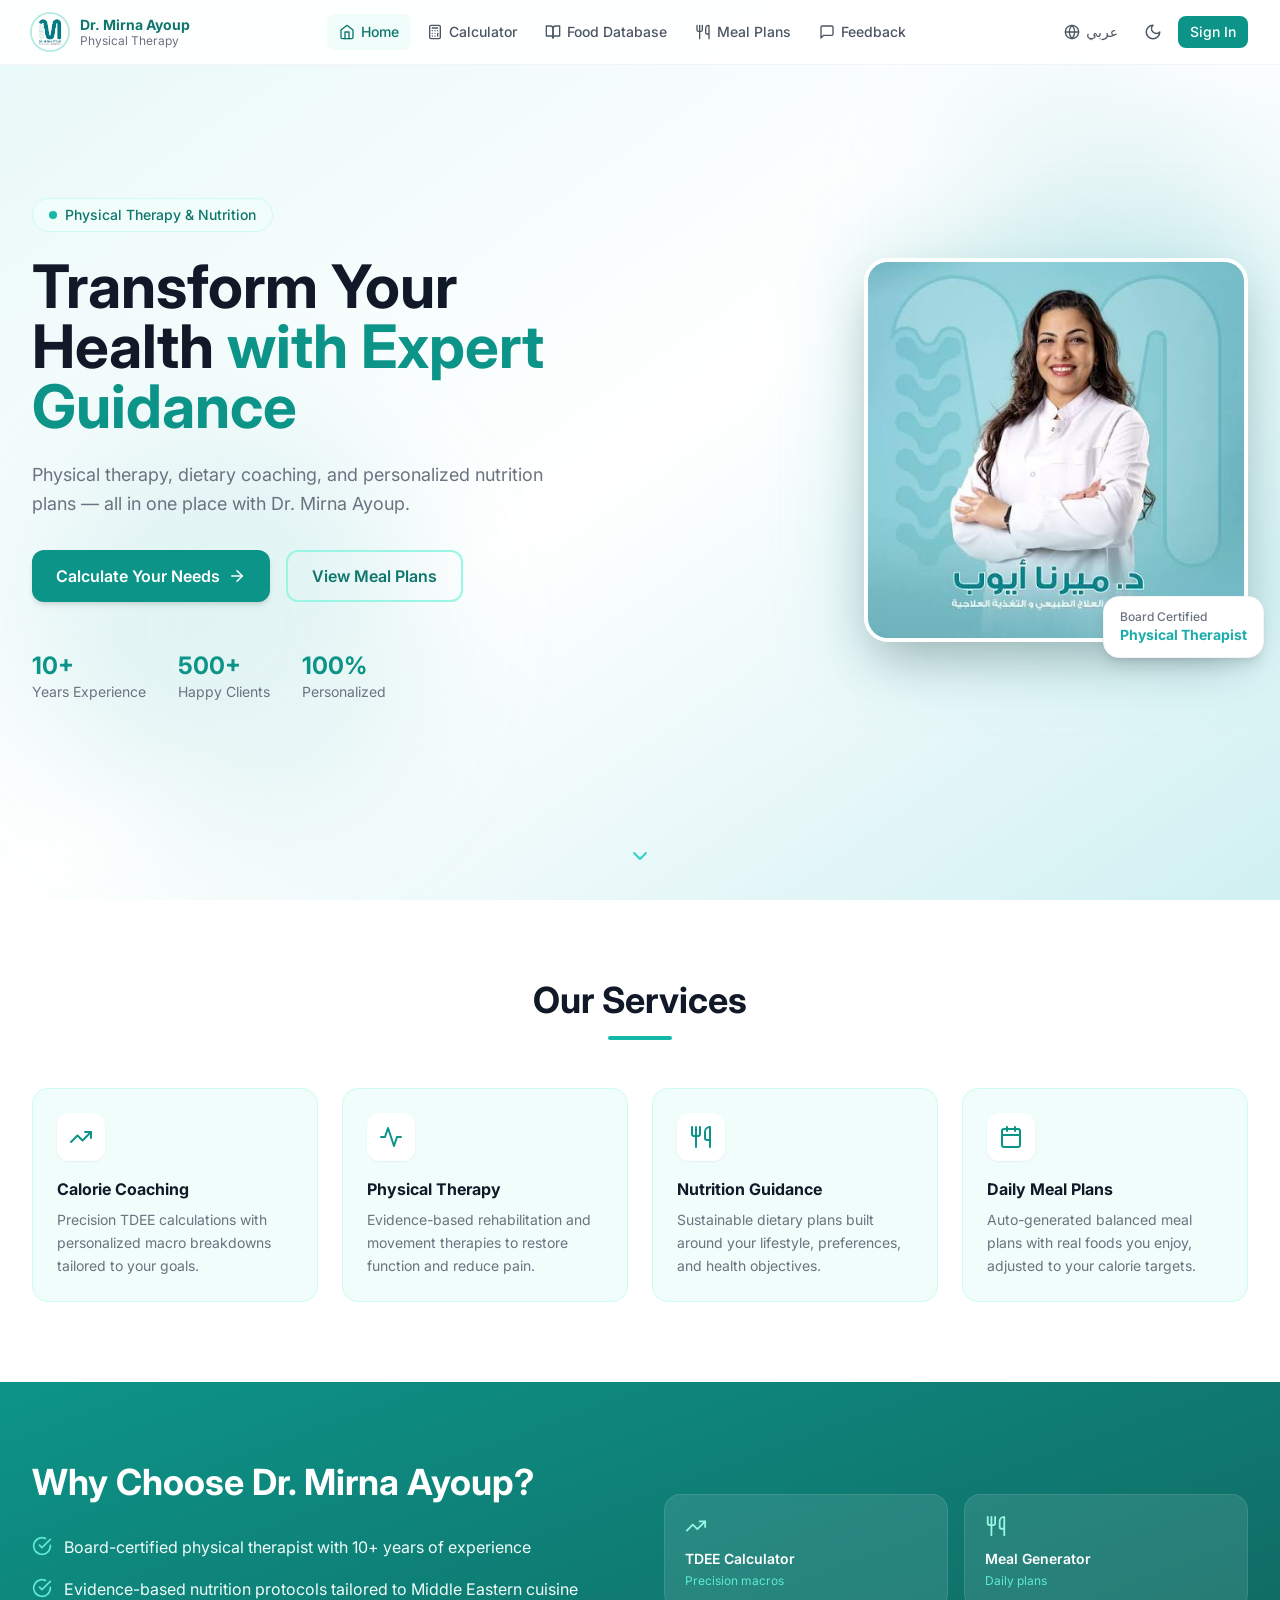
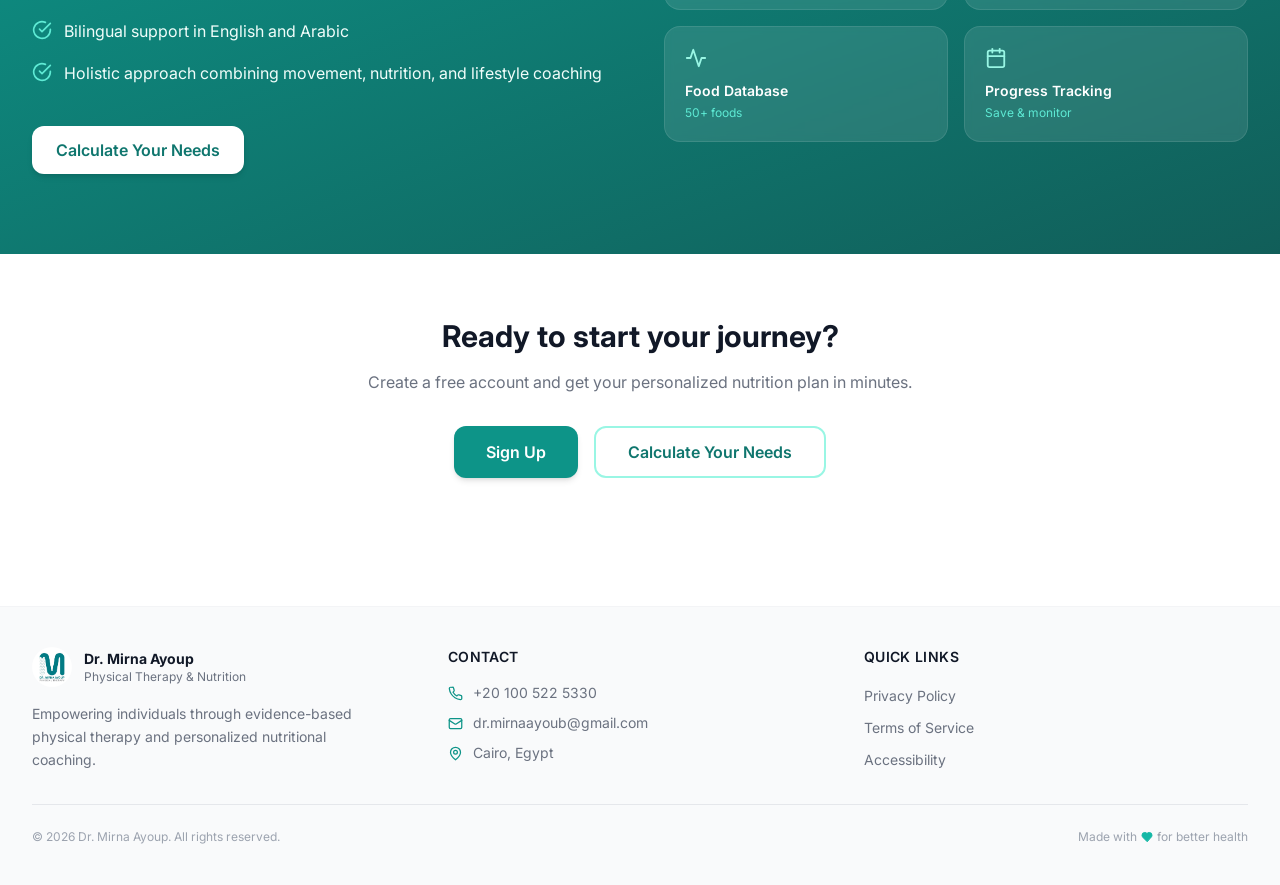
<file: index.html>
<!doctype html>
<html lang="en" dir="ltr">
  <head>
    <meta charset="UTF-8" />
    <link rel="icon" href="/images/WhatsApp_Image_2026-05-30_at_8.25.18_PM.jpeg" />
    <meta name="viewport" content="width=device-width, initial-scale=1.0" />
    <title>Dr. Mirna Ayoup — Physical Therapy & Dietary Coaching</title>
    <meta name="description" content="Personalized physical therapy, dietary coaching, calorie calculator, and daily meal plans by Dr. Mirna Ayoup." />
    <meta property="og:title" content="Dr. Mirna Ayoup — Physical Therapy & Dietary Coaching" />
    <meta property="og:description" content="Transform your health with expert guidance from Dr. Mirna Ayoup." />
    <meta name="twitter:card" content="summary_large_image" />
    <meta name="theme-color" content="#0d9488" />
    <meta name="color-scheme" content="light dark" />
    <script type="module" crossorigin src="/assets/index-Ct5uCvYk.js"></script>
    <link rel="stylesheet" crossorigin href="/assets/index-BsPVWEff.css">
  </head>
  <body>
    <div id="root"></div>
  </body>
</html>
</file>
<file: assets/index-BsPVWEff.css>
@import"https://fonts.googleapis.com/css2?family=Inter:wght@300;400;500;600;700&family=Cairo:wght@300;400;500;600;700&display=swap";*,:before,:after{--tw-border-spacing-x: 0;--tw-border-spacing-y: 0;--tw-translate-x: 0;--tw-translate-y: 0;--tw-rotate: 0;--tw-skew-x: 0;--tw-skew-y: 0;--tw-scale-x: 1;--tw-scale-y: 1;--tw-pan-x: ;--tw-pan-y: ;--tw-pinch-zoom: ;--tw-scroll-snap-strictness: proximity;--tw-gradient-from-position: ;--tw-gradient-via-position: ;--tw-gradient-to-position: ;--tw-ordinal: ;--tw-slashed-zero: ;--tw-numeric-figure: ;--tw-numeric-spacing: ;--tw-numeric-fraction: ;--tw-ring-inset: ;--tw-ring-offset-width: 0px;--tw-ring-offset-color: #fff;--tw-ring-color: rgb(59 130 246 / .5);--tw-ring-offset-shadow: 0 0 #0000;--tw-ring-shadow: 0 0 #0000;--tw-shadow: 0 0 #0000;--tw-shadow-colored: 0 0 #0000;--tw-blur: ;--tw-brightness: ;--tw-contrast: ;--tw-grayscale: ;--tw-hue-rotate: ;--tw-invert: ;--tw-saturate: ;--tw-sepia: ;--tw-drop-shadow: ;--tw-backdrop-blur: ;--tw-backdrop-brightness: ;--tw-backdrop-contrast: ;--tw-backdrop-grayscale: ;--tw-backdrop-hue-rotate: ;--tw-backdrop-invert: ;--tw-backdrop-opacity: ;--tw-backdrop-saturate: ;--tw-backdrop-sepia: ;--tw-contain-size: ;--tw-contain-layout: ;--tw-contain-paint: ;--tw-contain-style: }::backdrop{--tw-border-spacing-x: 0;--tw-border-spacing-y: 0;--tw-translate-x: 0;--tw-translate-y: 0;--tw-rotate: 0;--tw-skew-x: 0;--tw-skew-y: 0;--tw-scale-x: 1;--tw-scale-y: 1;--tw-pan-x: ;--tw-pan-y: ;--tw-pinch-zoom: ;--tw-scroll-snap-strictness: proximity;--tw-gradient-from-position: ;--tw-gradient-via-position: ;--tw-gradient-to-position: ;--tw-ordinal: ;--tw-slashed-zero: ;--tw-numeric-figure: ;--tw-numeric-spacing: ;--tw-numeric-fraction: ;--tw-ring-inset: ;--tw-ring-offset-width: 0px;--tw-ring-offset-color: #fff;--tw-ring-color: rgb(59 130 246 / .5);--tw-ring-offset-shadow: 0 0 #0000;--tw-ring-shadow: 0 0 #0000;--tw-shadow: 0 0 #0000;--tw-shadow-colored: 0 0 #0000;--tw-blur: ;--tw-brightness: ;--tw-contrast: ;--tw-grayscale: ;--tw-hue-rotate: ;--tw-invert: ;--tw-saturate: ;--tw-sepia: ;--tw-drop-shadow: ;--tw-backdrop-blur: ;--tw-backdrop-brightness: ;--tw-backdrop-contrast: ;--tw-backdrop-grayscale: ;--tw-backdrop-hue-rotate: ;--tw-backdrop-invert: ;--tw-backdrop-opacity: ;--tw-backdrop-saturate: ;--tw-backdrop-sepia: ;--tw-contain-size: ;--tw-contain-layout: ;--tw-contain-paint: ;--tw-contain-style: }*,:before,:after{box-sizing:border-box;border-width:0;border-style:solid;border-color:#e5e7eb}:before,:after{--tw-content: ""}html,:host{line-height:1.5;-webkit-text-size-adjust:100%;-moz-tab-size:4;-o-tab-size:4;tab-size:4;font-family:Inter,system-ui,sans-serif;font-feature-settings:normal;font-variation-settings:normal;-webkit-tap-highlight-color:transparent}body{margin:0;line-height:inherit}hr{height:0;color:inherit;border-top-width:1px}abbr:where([title]){-webkit-text-decoration:underline dotted;text-decoration:underline dotted}h1,h2,h3,h4,h5,h6{font-size:inherit;font-weight:inherit}a{color:inherit;text-decoration:inherit}b,strong{font-weight:bolder}code,kbd,samp,pre{font-family:ui-monospace,SFMono-Regular,Menlo,Monaco,Consolas,Liberation Mono,Courier New,monospace;font-feature-settings:normal;font-variation-settings:normal;font-size:1em}small{font-size:80%}sub,sup{font-size:75%;line-height:0;position:relative;vertical-align:baseline}sub{bottom:-.25em}sup{top:-.5em}table{text-indent:0;border-color:inherit;border-collapse:collapse}button,input,optgroup,select,textarea{font-family:inherit;font-feature-settings:inherit;font-variation-settings:inherit;font-size:100%;font-weight:inherit;line-height:inherit;letter-spacing:inherit;color:inherit;margin:0;padding:0}button,select{text-transform:none}button,input:where([type=button]),input:where([type=reset]),input:where([type=submit]){-webkit-appearance:button;background-color:transparent;background-image:none}:-moz-focusring{outline:auto}:-moz-ui-invalid{box-shadow:none}progress{vertical-align:baseline}::-webkit-inner-spin-button,::-webkit-outer-spin-button{height:auto}[type=search]{-webkit-appearance:textfield;outline-offset:-2px}::-webkit-search-decoration{-webkit-appearance:none}::-webkit-file-upload-button{-webkit-appearance:button;font:inherit}summary{display:list-item}blockquote,dl,dd,h1,h2,h3,h4,h5,h6,hr,figure,p,pre{margin:0}fieldset{margin:0;padding:0}legend{padding:0}ol,ul,menu{list-style:none;margin:0;padding:0}dialog{padding:0}textarea{resize:vertical}input::-moz-placeholder,textarea::-moz-placeholder{opacity:1;color:#9ca3af}input::placeholder,textarea::placeholder{opacity:1;color:#9ca3af}button,[role=button]{cursor:pointer}:disabled{cursor:default}img,svg,video,canvas,audio,iframe,embed,object{display:block;vertical-align:middle}img,video{max-width:100%;height:auto}[hidden]:where(:not([hidden=until-found])){display:none}:root{--font-sans: "Inter", system-ui, sans-serif;--font-arabic: "Cairo", system-ui, sans-serif;scroll-behavior:smooth}html{font-family:var(--font-sans);-webkit-font-smoothing:antialiased;-moz-osx-font-smoothing:grayscale}html[lang=ar],html.font-arabic{font-family:var(--font-arabic)}html.high-contrast{filter:contrast(1.2)}:focus-visible{outline:2px solid #0d9488;outline-offset:2px}::-webkit-scrollbar{width:6px;height:6px}::-webkit-scrollbar-track{--tw-bg-opacity: 1;background-color:rgb(243 244 246 / var(--tw-bg-opacity, 1))}:is(.dark *)::-webkit-scrollbar-track{--tw-bg-opacity: 1;background-color:rgb(31 41 55 / var(--tw-bg-opacity, 1))}::-webkit-scrollbar-thumb{border-radius:9999px;--tw-bg-opacity: 1;background-color:rgb(209 213 219 / var(--tw-bg-opacity, 1))}:is(.dark *)::-webkit-scrollbar-thumb{--tw-bg-opacity: 1;background-color:rgb(75 85 99 / var(--tw-bg-opacity, 1))}::-webkit-scrollbar-thumb:hover{--tw-bg-opacity: 1;background-color:rgb(20 184 166 / var(--tw-bg-opacity, 1))}::-moz-selection{--tw-bg-opacity: 1;background-color:rgb(153 246 228 / var(--tw-bg-opacity, 1));--tw-text-opacity: 1;color:rgb(19 78 74 / var(--tw-text-opacity, 1))}::selection{--tw-bg-opacity: 1;background-color:rgb(153 246 228 / var(--tw-bg-opacity, 1));--tw-text-opacity: 1;color:rgb(19 78 74 / var(--tw-text-opacity, 1))}:is(.dark *)::-moz-selection{--tw-bg-opacity: 1;background-color:rgb(17 94 89 / var(--tw-bg-opacity, 1));--tw-text-opacity: 1;color:rgb(204 251 241 / var(--tw-text-opacity, 1))}:is(.dark *)::selection{--tw-bg-opacity: 1;background-color:rgb(17 94 89 / var(--tw-bg-opacity, 1));--tw-text-opacity: 1;color:rgb(204 251 241 / var(--tw-text-opacity, 1))}.border-3{border-width:3px}.fixed{position:fixed}.absolute{position:absolute}.relative{position:relative}.inset-0{top:0;right:0;bottom:0;left:0}.inset-x-0{left:0;right:0}.-bottom-4{bottom:-1rem}.-right-4{right:-1rem}.bottom-20{bottom:5rem}.bottom-8{bottom:2rem}.left-1\/2{left:50%}.left-10{left:2.5rem}.left-2{left:.5rem}.left-3{left:.75rem}.right-10{right:2.5rem}.right-2{right:.5rem}.right-3{right:.75rem}.top-0{top:0}.top-0\.5{top:.125rem}.top-1\/2{top:50%}.top-2{top:.5rem}.top-20{top:5rem}.z-50{z-index:50}.col-span-1{grid-column:span 1 / span 1}.mx-auto{margin-left:auto;margin-right:auto}.mb-0\.5{margin-bottom:.125rem}.mb-1{margin-bottom:.25rem}.mb-1\.5{margin-bottom:.375rem}.mb-12{margin-bottom:3rem}.mb-2{margin-bottom:.5rem}.mb-3{margin-bottom:.75rem}.mb-4{margin-bottom:1rem}.mb-5{margin-bottom:1.25rem}.mb-6{margin-bottom:1.5rem}.mb-8{margin-bottom:2rem}.ml-auto{margin-left:auto}.mr-0{margin-right:0}.mt-0\.5{margin-top:.125rem}.mt-1{margin-top:.25rem}.mt-10{margin-top:2.5rem}.mt-12{margin-top:3rem}.mt-16{margin-top:4rem}.mt-2{margin-top:.5rem}.mt-3{margin-top:.75rem}.mt-4{margin-top:1rem}.mt-6{margin-top:1.5rem}.mt-8{margin-top:2rem}.block{display:block}.inline-block{display:inline-block}.flex{display:flex}.inline-flex{display:inline-flex}.grid{display:grid}.hidden{display:none}.h-1{height:.25rem}.h-1\.5{height:.375rem}.h-10{height:2.5rem}.h-12{height:3rem}.h-14{height:3.5rem}.h-16{height:4rem}.h-2{height:.5rem}.h-20{height:5rem}.h-3{height:.75rem}.h-40{height:10rem}.h-48{height:12rem}.h-5{height:1.25rem}.h-6{height:1.5rem}.h-72{height:18rem}.h-8{height:2rem}.h-9{height:2.25rem}.h-96{height:24rem}.h-auto{height:auto}.h-full{height:100%}.max-h-\[600px\]{max-height:600px}.max-h-\[90vh\]{max-height:90vh}.min-h-screen{min-height:100vh}.w-10{width:2.5rem}.w-11{width:2.75rem}.w-12{width:3rem}.w-14{width:3.5rem}.w-16{width:4rem}.w-2{width:.5rem}.w-20{width:5rem}.w-24{width:6rem}.w-28{width:7rem}.w-5{width:1.25rem}.w-6{width:1.5rem}.w-72{width:18rem}.w-8{width:2rem}.w-80{width:20rem}.w-9{width:2.25rem}.w-96{width:24rem}.w-full{width:100%}.w-px{width:1px}.min-w-0{min-width:0px}.max-w-2xl{max-width:42rem}.max-w-3xl{max-width:48rem}.max-w-4xl{max-width:56rem}.max-w-7xl{max-width:80rem}.max-w-\[220px\]{max-width:220px}.max-w-lg{max-width:32rem}.max-w-md{max-width:28rem}.max-w-sm{max-width:24rem}.max-w-xs{max-width:20rem}.flex-1{flex:1 1 0%}.flex-shrink-0{flex-shrink:0}.-translate-x-1\/2{--tw-translate-x: -50%;transform:translate(var(--tw-translate-x),var(--tw-translate-y)) rotate(var(--tw-rotate)) skew(var(--tw-skew-x)) skewY(var(--tw-skew-y)) scaleX(var(--tw-scale-x)) scaleY(var(--tw-scale-y))}.-translate-y-1\/2{--tw-translate-y: -50%;transform:translate(var(--tw-translate-x),var(--tw-translate-y)) rotate(var(--tw-rotate)) skew(var(--tw-skew-x)) skewY(var(--tw-skew-y)) scaleX(var(--tw-scale-x)) scaleY(var(--tw-scale-y))}.translate-x-0\.5{--tw-translate-x: .125rem;transform:translate(var(--tw-translate-x),var(--tw-translate-y)) rotate(var(--tw-rotate)) skew(var(--tw-skew-x)) skewY(var(--tw-skew-y)) scaleX(var(--tw-scale-x)) scaleY(var(--tw-scale-y))}.translate-x-5{--tw-translate-x: 1.25rem;transform:translate(var(--tw-translate-x),var(--tw-translate-y)) rotate(var(--tw-rotate)) skew(var(--tw-skew-x)) skewY(var(--tw-skew-y)) scaleX(var(--tw-scale-x)) scaleY(var(--tw-scale-y))}.-rotate-90{--tw-rotate: -90deg;transform:translate(var(--tw-translate-x),var(--tw-translate-y)) rotate(var(--tw-rotate)) skew(var(--tw-skew-x)) skewY(var(--tw-skew-y)) scaleX(var(--tw-scale-x)) scaleY(var(--tw-scale-y))}.rotate-0{--tw-rotate: 0deg;transform:translate(var(--tw-translate-x),var(--tw-translate-y)) rotate(var(--tw-rotate)) skew(var(--tw-skew-x)) skewY(var(--tw-skew-y)) scaleX(var(--tw-scale-x)) scaleY(var(--tw-scale-y))}.rotate-180{--tw-rotate: 180deg;transform:translate(var(--tw-translate-x),var(--tw-translate-y)) rotate(var(--tw-rotate)) skew(var(--tw-skew-x)) skewY(var(--tw-skew-y)) scaleX(var(--tw-scale-x)) scaleY(var(--tw-scale-y))}.scale-105{--tw-scale-x: 1.05;--tw-scale-y: 1.05;transform:translate(var(--tw-translate-x),var(--tw-translate-y)) rotate(var(--tw-rotate)) skew(var(--tw-skew-x)) skewY(var(--tw-skew-y)) scaleX(var(--tw-scale-x)) scaleY(var(--tw-scale-y))}@keyframes bounce{0%,to{transform:translateY(-25%);animation-timing-function:cubic-bezier(.8,0,1,1)}50%{transform:none;animation-timing-function:cubic-bezier(0,0,.2,1)}}.animate-bounce{animation:bounce 1s infinite}@keyframes fadeIn{0%{opacity:0}to{opacity:1}}.animate-fade-in{animation:fadeIn .4s ease-out}@keyframes pulse{50%{opacity:.5}}.animate-pulse{animation:pulse 2s cubic-bezier(.4,0,.6,1) infinite}@keyframes scaleIn{0%{opacity:0;transform:scale(.95)}to{opacity:1;transform:scale(1)}}.animate-scale-in{animation:scaleIn .2s ease-out}@keyframes slideDown{0%{opacity:0;transform:translateY(-8px)}to{opacity:1;transform:translateY(0)}}.animate-slide-down{animation:slideDown .3s ease-out}@keyframes slideUp{0%{opacity:0;transform:translateY(16px)}to{opacity:1;transform:translateY(0)}}.animate-slide-up{animation:slideUp .4s ease-out}@keyframes spin{to{transform:rotate(360deg)}}.animate-spin{animation:spin 1s linear infinite}.cursor-pointer{cursor:pointer}.select-none{-webkit-user-select:none;-moz-user-select:none;user-select:none}.resize-none{resize:none}.grid-cols-1{grid-template-columns:repeat(1,minmax(0,1fr))}.grid-cols-2{grid-template-columns:repeat(2,minmax(0,1fr))}.grid-cols-3{grid-template-columns:repeat(3,minmax(0,1fr))}.grid-cols-4{grid-template-columns:repeat(4,minmax(0,1fr))}.grid-cols-5{grid-template-columns:repeat(5,minmax(0,1fr))}.flex-row-reverse{flex-direction:row-reverse}.flex-col{flex-direction:column}.flex-wrap{flex-wrap:wrap}.items-start{align-items:flex-start}.items-end{align-items:flex-end}.items-center{align-items:center}.justify-start{justify-content:flex-start}.justify-end{justify-content:flex-end}.justify-center{justify-content:center}.justify-between{justify-content:space-between}.gap-0\.5{gap:.125rem}.gap-1{gap:.25rem}.gap-1\.5{gap:.375rem}.gap-12{gap:3rem}.gap-2{gap:.5rem}.gap-2\.5{gap:.625rem}.gap-3{gap:.75rem}.gap-4{gap:1rem}.gap-6{gap:1.5rem}.gap-8{gap:2rem}.space-y-0\.5>:not([hidden])~:not([hidden]){--tw-space-y-reverse: 0;margin-top:calc(.125rem * calc(1 - var(--tw-space-y-reverse)));margin-bottom:calc(.125rem * var(--tw-space-y-reverse))}.space-y-1>:not([hidden])~:not([hidden]){--tw-space-y-reverse: 0;margin-top:calc(.25rem * calc(1 - var(--tw-space-y-reverse)));margin-bottom:calc(.25rem * var(--tw-space-y-reverse))}.space-y-2>:not([hidden])~:not([hidden]){--tw-space-y-reverse: 0;margin-top:calc(.5rem * calc(1 - var(--tw-space-y-reverse)));margin-bottom:calc(.5rem * var(--tw-space-y-reverse))}.space-y-2\.5>:not([hidden])~:not([hidden]){--tw-space-y-reverse: 0;margin-top:calc(.625rem * calc(1 - var(--tw-space-y-reverse)));margin-bottom:calc(.625rem * var(--tw-space-y-reverse))}.space-y-3>:not([hidden])~:not([hidden]){--tw-space-y-reverse: 0;margin-top:calc(.75rem * calc(1 - var(--tw-space-y-reverse)));margin-bottom:calc(.75rem * var(--tw-space-y-reverse))}.space-y-4>:not([hidden])~:not([hidden]){--tw-space-y-reverse: 0;margin-top:calc(1rem * calc(1 - var(--tw-space-y-reverse)));margin-bottom:calc(1rem * var(--tw-space-y-reverse))}.space-y-6>:not([hidden])~:not([hidden]){--tw-space-y-reverse: 0;margin-top:calc(1.5rem * calc(1 - var(--tw-space-y-reverse)));margin-bottom:calc(1.5rem * var(--tw-space-y-reverse))}.divide-y>:not([hidden])~:not([hidden]){--tw-divide-y-reverse: 0;border-top-width:calc(1px * calc(1 - var(--tw-divide-y-reverse)));border-bottom-width:calc(1px * var(--tw-divide-y-reverse))}.divide-gray-50>:not([hidden])~:not([hidden]){--tw-divide-opacity: 1;border-color:rgb(249 250 251 / var(--tw-divide-opacity, 1))}.overflow-hidden{overflow:hidden}.overflow-y-auto{overflow-y:auto}.truncate{overflow:hidden;text-overflow:ellipsis;white-space:nowrap}.whitespace-nowrap{white-space:nowrap}.whitespace-pre-line{white-space:pre-line}.break-all{word-break:break-all}.rounded{border-radius:.25rem}.rounded-2xl{border-radius:1rem}.rounded-3xl{border-radius:1.5rem}.rounded-full{border-radius:9999px}.rounded-lg{border-radius:.5rem}.rounded-xl{border-radius:.75rem}.border{border-width:1px}.border-2{border-width:2px}.border-4{border-width:4px}.border-b{border-bottom-width:1px}.border-t{border-top-width:1px}.border-dashed{border-style:dashed}.border-amber-200{--tw-border-opacity: 1;border-color:rgb(253 230 138 / var(--tw-border-opacity, 1))}.border-gray-100{--tw-border-opacity: 1;border-color:rgb(243 244 246 / var(--tw-border-opacity, 1))}.border-gray-200{--tw-border-opacity: 1;border-color:rgb(229 231 235 / var(--tw-border-opacity, 1))}.border-gray-50{--tw-border-opacity: 1;border-color:rgb(249 250 251 / var(--tw-border-opacity, 1))}.border-green-200{--tw-border-opacity: 1;border-color:rgb(187 247 208 / var(--tw-border-opacity, 1))}.border-indigo-200{--tw-border-opacity: 1;border-color:rgb(199 210 254 / var(--tw-border-opacity, 1))}.border-orange-200{--tw-border-opacity: 1;border-color:rgb(254 215 170 / var(--tw-border-opacity, 1))}.border-purple-100{--tw-border-opacity: 1;border-color:rgb(243 232 255 / var(--tw-border-opacity, 1))}.border-red-100{--tw-border-opacity: 1;border-color:rgb(254 226 226 / var(--tw-border-opacity, 1))}.border-teal-100{--tw-border-opacity: 1;border-color:rgb(204 251 241 / var(--tw-border-opacity, 1))}.border-teal-200{--tw-border-opacity: 1;border-color:rgb(153 246 228 / var(--tw-border-opacity, 1))}.border-teal-300{--tw-border-opacity: 1;border-color:rgb(94 234 212 / var(--tw-border-opacity, 1))}.border-teal-500{--tw-border-opacity: 1;border-color:rgb(20 184 166 / var(--tw-border-opacity, 1))}.border-teal-600{--tw-border-opacity: 1;border-color:rgb(13 148 136 / var(--tw-border-opacity, 1))}.border-white{--tw-border-opacity: 1;border-color:rgb(255 255 255 / var(--tw-border-opacity, 1))}.border-white\/10{border-color:#ffffff1a}.border-t-transparent{border-top-color:transparent}.bg-\[\#7ecece\]\/20{background-color:#7ecece33}.bg-\[\#a8dfe0\]{--tw-bg-opacity: 1;background-color:rgb(168 223 224 / var(--tw-bg-opacity, 1))}.bg-\[\#a8dfe0\]\/30{background-color:#a8dfe04d}.bg-amber-100{--tw-bg-opacity: 1;background-color:rgb(254 243 199 / var(--tw-bg-opacity, 1))}.bg-amber-400{--tw-bg-opacity: 1;background-color:rgb(251 191 36 / var(--tw-bg-opacity, 1))}.bg-amber-50{--tw-bg-opacity: 1;background-color:rgb(255 251 235 / var(--tw-bg-opacity, 1))}.bg-amber-500{--tw-bg-opacity: 1;background-color:rgb(245 158 11 / var(--tw-bg-opacity, 1))}.bg-black\/50{background-color:#00000080}.bg-blue-100{--tw-bg-opacity: 1;background-color:rgb(219 234 254 / var(--tw-bg-opacity, 1))}.bg-blue-400{--tw-bg-opacity: 1;background-color:rgb(96 165 250 / var(--tw-bg-opacity, 1))}.bg-blue-50{--tw-bg-opacity: 1;background-color:rgb(239 246 255 / var(--tw-bg-opacity, 1))}.bg-blue-500{--tw-bg-opacity: 1;background-color:rgb(59 130 246 / var(--tw-bg-opacity, 1))}.bg-gray-100{--tw-bg-opacity: 1;background-color:rgb(243 244 246 / var(--tw-bg-opacity, 1))}.bg-gray-200{--tw-bg-opacity: 1;background-color:rgb(229 231 235 / var(--tw-bg-opacity, 1))}.bg-gray-300{--tw-bg-opacity: 1;background-color:rgb(209 213 219 / var(--tw-bg-opacity, 1))}.bg-gray-50{--tw-bg-opacity: 1;background-color:rgb(249 250 251 / var(--tw-bg-opacity, 1))}.bg-gray-50\/60{background-color:#f9fafb99}.bg-green-50{--tw-bg-opacity: 1;background-color:rgb(240 253 244 / var(--tw-bg-opacity, 1))}.bg-green-500{--tw-bg-opacity: 1;background-color:rgb(34 197 94 / var(--tw-bg-opacity, 1))}.bg-orange-50{--tw-bg-opacity: 1;background-color:rgb(255 247 237 / var(--tw-bg-opacity, 1))}.bg-purple-50{--tw-bg-opacity: 1;background-color:rgb(250 245 255 / var(--tw-bg-opacity, 1))}.bg-red-50{--tw-bg-opacity: 1;background-color:rgb(254 242 242 / var(--tw-bg-opacity, 1))}.bg-red-500{--tw-bg-opacity: 1;background-color:rgb(239 68 68 / var(--tw-bg-opacity, 1))}.bg-rose-100{--tw-bg-opacity: 1;background-color:rgb(255 228 230 / var(--tw-bg-opacity, 1))}.bg-rose-400{--tw-bg-opacity: 1;background-color:rgb(251 113 133 / var(--tw-bg-opacity, 1))}.bg-rose-50{--tw-bg-opacity: 1;background-color:rgb(255 241 242 / var(--tw-bg-opacity, 1))}.bg-rose-500{--tw-bg-opacity: 1;background-color:rgb(244 63 94 / var(--tw-bg-opacity, 1))}.bg-teal-100{--tw-bg-opacity: 1;background-color:rgb(204 251 241 / var(--tw-bg-opacity, 1))}.bg-teal-50{--tw-bg-opacity: 1;background-color:rgb(240 253 250 / var(--tw-bg-opacity, 1))}.bg-teal-500{--tw-bg-opacity: 1;background-color:rgb(20 184 166 / var(--tw-bg-opacity, 1))}.bg-teal-600{--tw-bg-opacity: 1;background-color:rgb(13 148 136 / var(--tw-bg-opacity, 1))}.bg-white{--tw-bg-opacity: 1;background-color:rgb(255 255 255 / var(--tw-bg-opacity, 1))}.bg-white\/10{background-color:#ffffff1a}.bg-white\/60{background-color:#fff9}.bg-white\/90{background-color:#ffffffe6}.bg-white\/95{background-color:#fffffff2}.bg-gradient-to-br{background-image:linear-gradient(to bottom right,var(--tw-gradient-stops))}.bg-gradient-to-r{background-image:linear-gradient(to right,var(--tw-gradient-stops))}.from-\[\#7ecece\]{--tw-gradient-from: #7ecece var(--tw-gradient-from-position);--tw-gradient-to: rgb(126 206 206 / 0) var(--tw-gradient-to-position);--tw-gradient-stops: var(--tw-gradient-from), var(--tw-gradient-to)}.from-\[\#e8f8f8\]{--tw-gradient-from: #e8f8f8 var(--tw-gradient-from-position);--tw-gradient-to: rgb(232 248 248 / 0) var(--tw-gradient-to-position);--tw-gradient-stops: var(--tw-gradient-from), var(--tw-gradient-to)}.from-amber-400{--tw-gradient-from: #fbbf24 var(--tw-gradient-from-position);--tw-gradient-to: rgb(251 191 36 / 0) var(--tw-gradient-to-position);--tw-gradient-stops: var(--tw-gradient-from), var(--tw-gradient-to)}.from-amber-50{--tw-gradient-from: #fffbeb var(--tw-gradient-from-position);--tw-gradient-to: rgb(255 251 235 / 0) var(--tw-gradient-to-position);--tw-gradient-stops: var(--tw-gradient-from), var(--tw-gradient-to)}.from-blue-50{--tw-gradient-from: #eff6ff var(--tw-gradient-from-position);--tw-gradient-to: rgb(239 246 255 / 0) var(--tw-gradient-to-position);--tw-gradient-stops: var(--tw-gradient-from), var(--tw-gradient-to)}.from-blue-500{--tw-gradient-from: #3b82f6 var(--tw-gradient-from-position);--tw-gradient-to: rgb(59 130 246 / 0) var(--tw-gradient-to-position);--tw-gradient-stops: var(--tw-gradient-from), var(--tw-gradient-to)}.from-cyan-50{--tw-gradient-from: #ecfeff var(--tw-gradient-from-position);--tw-gradient-to: rgb(236 254 255 / 0) var(--tw-gradient-to-position);--tw-gradient-stops: var(--tw-gradient-from), var(--tw-gradient-to)}.from-gray-50{--tw-gradient-from: #f9fafb var(--tw-gradient-from-position);--tw-gradient-to: rgb(249 250 251 / 0) var(--tw-gradient-to-position);--tw-gradient-stops: var(--tw-gradient-from), var(--tw-gradient-to)}.from-green-400{--tw-gradient-from: #4ade80 var(--tw-gradient-from-position);--tw-gradient-to: rgb(74 222 128 / 0) var(--tw-gradient-to-position);--tw-gradient-stops: var(--tw-gradient-from), var(--tw-gradient-to)}.from-green-50{--tw-gradient-from: #f0fdf4 var(--tw-gradient-from-position);--tw-gradient-to: rgb(240 253 244 / 0) var(--tw-gradient-to-position);--tw-gradient-stops: var(--tw-gradient-from), var(--tw-gradient-to)}.from-indigo-400{--tw-gradient-from: #818cf8 var(--tw-gradient-from-position);--tw-gradient-to: rgb(129 140 248 / 0) var(--tw-gradient-to-position);--tw-gradient-stops: var(--tw-gradient-from), var(--tw-gradient-to)}.from-orange-400{--tw-gradient-from: #fb923c var(--tw-gradient-from-position);--tw-gradient-to: rgb(251 146 60 / 0) var(--tw-gradient-to-position);--tw-gradient-stops: var(--tw-gradient-from), var(--tw-gradient-to)}.from-orange-50{--tw-gradient-from: #fff7ed var(--tw-gradient-from-position);--tw-gradient-to: rgb(255 247 237 / 0) var(--tw-gradient-to-position);--tw-gradient-stops: var(--tw-gradient-from), var(--tw-gradient-to)}.from-red-50{--tw-gradient-from: #fef2f2 var(--tw-gradient-from-position);--tw-gradient-to: rgb(254 242 242 / 0) var(--tw-gradient-to-position);--tw-gradient-stops: var(--tw-gradient-from), var(--tw-gradient-to)}.from-teal-400{--tw-gradient-from: #2dd4bf var(--tw-gradient-from-position);--tw-gradient-to: rgb(45 212 191 / 0) var(--tw-gradient-to-position);--tw-gradient-stops: var(--tw-gradient-from), var(--tw-gradient-to)}.from-teal-50{--tw-gradient-from: #f0fdfa var(--tw-gradient-from-position);--tw-gradient-to: rgb(240 253 250 / 0) var(--tw-gradient-to-position);--tw-gradient-stops: var(--tw-gradient-from), var(--tw-gradient-to)}.from-teal-500{--tw-gradient-from: #14b8a6 var(--tw-gradient-from-position);--tw-gradient-to: rgb(20 184 166 / 0) var(--tw-gradient-to-position);--tw-gradient-stops: var(--tw-gradient-from), var(--tw-gradient-to)}.from-teal-600{--tw-gradient-from: #0d9488 var(--tw-gradient-from-position);--tw-gradient-to: rgb(13 148 136 / 0) var(--tw-gradient-to-position);--tw-gradient-stops: var(--tw-gradient-from), var(--tw-gradient-to)}.from-yellow-50{--tw-gradient-from: #fefce8 var(--tw-gradient-from-position);--tw-gradient-to: rgb(254 252 232 / 0) var(--tw-gradient-to-position);--tw-gradient-stops: var(--tw-gradient-from), var(--tw-gradient-to)}.via-white{--tw-gradient-to: rgb(255 255 255 / 0) var(--tw-gradient-to-position);--tw-gradient-stops: var(--tw-gradient-from), #fff var(--tw-gradient-via-position), var(--tw-gradient-to)}.to-\[\#4ab8c0\]{--tw-gradient-to: #4ab8c0 var(--tw-gradient-to-position)}.to-\[\#d0f0f2\]{--tw-gradient-to: #d0f0f2 var(--tw-gradient-to-position)}.to-amber-100{--tw-gradient-to: #fef3c7 var(--tw-gradient-to-position)}.to-amber-500{--tw-gradient-to: #f59e0b var(--tw-gradient-to-position)}.to-blue-100{--tw-gradient-to: #dbeafe var(--tw-gradient-to-position)}.to-cyan-100{--tw-gradient-to: #cffafe var(--tw-gradient-to-position)}.to-emerald-500{--tw-gradient-to: #10b981 var(--tw-gradient-to-position)}.to-gray-100{--tw-gradient-to: #f3f4f6 var(--tw-gradient-to-position)}.to-gray-50{--tw-gradient-to: #f9fafb var(--tw-gradient-to-position)}.to-green-100{--tw-gradient-to: #dcfce7 var(--tw-gradient-to-position)}.to-indigo-500{--tw-gradient-to: #6366f1 var(--tw-gradient-to-position)}.to-orange-100{--tw-gradient-to: #ffedd5 var(--tw-gradient-to-position)}.to-orange-400{--tw-gradient-to: #fb923c var(--tw-gradient-to-position)}.to-purple-500{--tw-gradient-to: #a855f7 var(--tw-gradient-to-position)}.to-red-100{--tw-gradient-to: #fee2e2 var(--tw-gradient-to-position)}.to-teal-100{--tw-gradient-to: #ccfbf1 var(--tw-gradient-to-position)}.to-teal-400{--tw-gradient-to: #2dd4bf var(--tw-gradient-to-position)}.to-teal-600{--tw-gradient-to: #0d9488 var(--tw-gradient-to-position)}.to-teal-800{--tw-gradient-to: #115e59 var(--tw-gradient-to-position)}.to-yellow-100{--tw-gradient-to: #fef9c3 var(--tw-gradient-to-position)}.fill-amber-400{fill:#fbbf24}.fill-teal-500{fill:#14b8a6}.object-contain{-o-object-fit:contain;object-fit:contain}.object-cover{-o-object-fit:cover;object-fit:cover}.p-1{padding:.25rem}.p-1\.5{padding:.375rem}.p-10{padding:2.5rem}.p-2{padding:.5rem}.p-2\.5{padding:.625rem}.p-3{padding:.75rem}.p-4{padding:1rem}.p-5{padding:1.25rem}.p-6{padding:1.5rem}.p-8{padding:2rem}.px-2{padding-left:.5rem;padding-right:.5rem}.px-2\.5{padding-left:.625rem;padding-right:.625rem}.px-3{padding-left:.75rem;padding-right:.75rem}.px-4{padding-left:1rem;padding-right:1rem}.px-5{padding-left:1.25rem;padding-right:1.25rem}.px-6{padding-left:1.5rem;padding-right:1.5rem}.px-8{padding-left:2rem;padding-right:2rem}.py-0\.5{padding-top:.125rem;padding-bottom:.125rem}.py-1{padding-top:.25rem;padding-bottom:.25rem}.py-1\.5{padding-top:.375rem;padding-bottom:.375rem}.py-10{padding-top:2.5rem;padding-bottom:2.5rem}.py-12{padding-top:3rem;padding-bottom:3rem}.py-16{padding-top:4rem;padding-bottom:4rem}.py-2{padding-top:.5rem;padding-bottom:.5rem}.py-2\.5{padding-top:.625rem;padding-bottom:.625rem}.py-20{padding-top:5rem;padding-bottom:5rem}.py-24{padding-top:6rem;padding-bottom:6rem}.py-3{padding-top:.75rem;padding-bottom:.75rem}.py-3\.5{padding-top:.875rem;padding-bottom:.875rem}.py-4{padding-top:1rem;padding-bottom:1rem}.py-6{padding-top:1.5rem;padding-bottom:1.5rem}.py-8{padding-top:2rem;padding-bottom:2rem}.pb-0{padding-bottom:0}.pb-16{padding-bottom:4rem}.pb-3{padding-bottom:.75rem}.pb-6{padding-bottom:1.5rem}.pl-10{padding-left:2.5rem}.pl-4{padding-left:1rem}.pr-1{padding-right:.25rem}.pr-10{padding-right:2.5rem}.pr-4{padding-right:1rem}.pt-2{padding-top:.5rem}.pt-20{padding-top:5rem}.pt-24{padding-top:6rem}.pt-6{padding-top:1.5rem}.text-left{text-align:left}.text-center{text-align:center}.text-right{text-align:right}.font-sans{font-family:Inter,system-ui,sans-serif}.text-2xl{font-size:1.5rem;line-height:2rem}.text-3xl{font-size:1.875rem;line-height:2.25rem}.text-4xl{font-size:2.25rem;line-height:2.5rem}.text-5xl{font-size:3rem;line-height:1}.text-base{font-size:1rem;line-height:1.5rem}.text-lg{font-size:1.125rem;line-height:1.75rem}.text-sm{font-size:.875rem;line-height:1.25rem}.text-xl{font-size:1.25rem;line-height:1.75rem}.text-xs{font-size:.75rem;line-height:1rem}.font-bold{font-weight:700}.font-medium{font-weight:500}.font-semibold{font-weight:600}.uppercase{text-transform:uppercase}.leading-relaxed{line-height:1.625}.leading-tight{line-height:1.25}.tracking-wide{letter-spacing:.025em}.text-\[\#1aadaa\]{--tw-text-opacity: 1;color:rgb(26 173 170 / var(--tw-text-opacity, 1))}.text-amber-400{--tw-text-opacity: 1;color:rgb(251 191 36 / var(--tw-text-opacity, 1))}.text-amber-500{--tw-text-opacity: 1;color:rgb(245 158 11 / var(--tw-text-opacity, 1))}.text-amber-600{--tw-text-opacity: 1;color:rgb(217 119 6 / var(--tw-text-opacity, 1))}.text-amber-700{--tw-text-opacity: 1;color:rgb(180 83 9 / var(--tw-text-opacity, 1))}.text-amber-800{--tw-text-opacity: 1;color:rgb(146 64 14 / var(--tw-text-opacity, 1))}.text-blue-600{--tw-text-opacity: 1;color:rgb(37 99 235 / var(--tw-text-opacity, 1))}.text-blue-700{--tw-text-opacity: 1;color:rgb(29 78 216 / var(--tw-text-opacity, 1))}.text-gray-300{--tw-text-opacity: 1;color:rgb(209 213 219 / var(--tw-text-opacity, 1))}.text-gray-400{--tw-text-opacity: 1;color:rgb(156 163 175 / var(--tw-text-opacity, 1))}.text-gray-500{--tw-text-opacity: 1;color:rgb(107 114 128 / var(--tw-text-opacity, 1))}.text-gray-600{--tw-text-opacity: 1;color:rgb(75 85 99 / var(--tw-text-opacity, 1))}.text-gray-700{--tw-text-opacity: 1;color:rgb(55 65 81 / var(--tw-text-opacity, 1))}.text-gray-800{--tw-text-opacity: 1;color:rgb(31 41 55 / var(--tw-text-opacity, 1))}.text-gray-900{--tw-text-opacity: 1;color:rgb(17 24 39 / var(--tw-text-opacity, 1))}.text-green-500{--tw-text-opacity: 1;color:rgb(34 197 94 / var(--tw-text-opacity, 1))}.text-green-600{--tw-text-opacity: 1;color:rgb(22 163 74 / var(--tw-text-opacity, 1))}.text-green-700{--tw-text-opacity: 1;color:rgb(21 128 61 / var(--tw-text-opacity, 1))}.text-green-800{--tw-text-opacity: 1;color:rgb(22 101 52 / var(--tw-text-opacity, 1))}.text-indigo-600{--tw-text-opacity: 1;color:rgb(79 70 229 / var(--tw-text-opacity, 1))}.text-orange-600{--tw-text-opacity: 1;color:rgb(234 88 12 / var(--tw-text-opacity, 1))}.text-purple-700{--tw-text-opacity: 1;color:rgb(126 34 206 / var(--tw-text-opacity, 1))}.text-purple-800{--tw-text-opacity: 1;color:rgb(107 33 168 / var(--tw-text-opacity, 1))}.text-red-600{--tw-text-opacity: 1;color:rgb(220 38 38 / var(--tw-text-opacity, 1))}.text-rose-600{--tw-text-opacity: 1;color:rgb(225 29 72 / var(--tw-text-opacity, 1))}.text-rose-700{--tw-text-opacity: 1;color:rgb(190 18 60 / var(--tw-text-opacity, 1))}.text-teal-200{--tw-text-opacity: 1;color:rgb(153 246 228 / var(--tw-text-opacity, 1))}.text-teal-300{--tw-text-opacity: 1;color:rgb(94 234 212 / var(--tw-text-opacity, 1))}.text-teal-400{--tw-text-opacity: 1;color:rgb(45 212 191 / var(--tw-text-opacity, 1))}.text-teal-50{--tw-text-opacity: 1;color:rgb(240 253 250 / var(--tw-text-opacity, 1))}.text-teal-500{--tw-text-opacity: 1;color:rgb(20 184 166 / var(--tw-text-opacity, 1))}.text-teal-600{--tw-text-opacity: 1;color:rgb(13 148 136 / var(--tw-text-opacity, 1))}.text-teal-700{--tw-text-opacity: 1;color:rgb(15 118 110 / var(--tw-text-opacity, 1))}.text-teal-800{--tw-text-opacity: 1;color:rgb(17 94 89 / var(--tw-text-opacity, 1))}.text-white{--tw-text-opacity: 1;color:rgb(255 255 255 / var(--tw-text-opacity, 1))}.placeholder-gray-400::-moz-placeholder{--tw-placeholder-opacity: 1;color:rgb(156 163 175 / var(--tw-placeholder-opacity, 1))}.placeholder-gray-400::placeholder{--tw-placeholder-opacity: 1;color:rgb(156 163 175 / var(--tw-placeholder-opacity, 1))}.opacity-0{opacity:0}.opacity-30{opacity:.3}.opacity-60{opacity:.6}.opacity-70{opacity:.7}.opacity-80{opacity:.8}.shadow{--tw-shadow: 0 1px 3px 0 rgb(0 0 0 / .1), 0 1px 2px -1px rgb(0 0 0 / .1);--tw-shadow-colored: 0 1px 3px 0 var(--tw-shadow-color), 0 1px 2px -1px var(--tw-shadow-color);box-shadow:var(--tw-ring-offset-shadow, 0 0 #0000),var(--tw-ring-shadow, 0 0 #0000),var(--tw-shadow)}.shadow-2xl{--tw-shadow: 0 25px 50px -12px rgb(0 0 0 / .25);--tw-shadow-colored: 0 25px 50px -12px var(--tw-shadow-color);box-shadow:var(--tw-ring-offset-shadow, 0 0 #0000),var(--tw-ring-shadow, 0 0 #0000),var(--tw-shadow)}.shadow-lg{--tw-shadow: 0 10px 15px -3px rgb(0 0 0 / .1), 0 4px 6px -4px rgb(0 0 0 / .1);--tw-shadow-colored: 0 10px 15px -3px var(--tw-shadow-color), 0 4px 6px -4px var(--tw-shadow-color);box-shadow:var(--tw-ring-offset-shadow, 0 0 #0000),var(--tw-ring-shadow, 0 0 #0000),var(--tw-shadow)}.shadow-md{--tw-shadow: 0 4px 6px -1px rgb(0 0 0 / .1), 0 2px 4px -2px rgb(0 0 0 / .1);--tw-shadow-colored: 0 4px 6px -1px var(--tw-shadow-color), 0 2px 4px -2px var(--tw-shadow-color);box-shadow:var(--tw-ring-offset-shadow, 0 0 #0000),var(--tw-ring-shadow, 0 0 #0000),var(--tw-shadow)}.shadow-sm{--tw-shadow: 0 1px 2px 0 rgb(0 0 0 / .05);--tw-shadow-colored: 0 1px 2px 0 var(--tw-shadow-color);box-shadow:var(--tw-ring-offset-shadow, 0 0 #0000),var(--tw-ring-shadow, 0 0 #0000),var(--tw-shadow)}.shadow-xl{--tw-shadow: 0 20px 25px -5px rgb(0 0 0 / .1), 0 8px 10px -6px rgb(0 0 0 / .1);--tw-shadow-colored: 0 20px 25px -5px var(--tw-shadow-color), 0 8px 10px -6px var(--tw-shadow-color);box-shadow:var(--tw-ring-offset-shadow, 0 0 #0000),var(--tw-ring-shadow, 0 0 #0000),var(--tw-shadow)}.ring{--tw-ring-offset-shadow: var(--tw-ring-inset) 0 0 0 var(--tw-ring-offset-width) var(--tw-ring-offset-color);--tw-ring-shadow: var(--tw-ring-inset) 0 0 0 calc(3px + var(--tw-ring-offset-width)) var(--tw-ring-color);box-shadow:var(--tw-ring-offset-shadow),var(--tw-ring-shadow),var(--tw-shadow, 0 0 #0000)}.ring-2{--tw-ring-offset-shadow: var(--tw-ring-inset) 0 0 0 var(--tw-ring-offset-width) var(--tw-ring-offset-color);--tw-ring-shadow: var(--tw-ring-inset) 0 0 0 calc(2px + var(--tw-ring-offset-width)) var(--tw-ring-color);box-shadow:var(--tw-ring-offset-shadow),var(--tw-ring-shadow),var(--tw-shadow, 0 0 #0000)}.ring-teal-500\/30{--tw-ring-color: rgb(20 184 166 / .3)}.blur-2xl{--tw-blur: blur(40px);filter:var(--tw-blur) var(--tw-brightness) var(--tw-contrast) var(--tw-grayscale) var(--tw-hue-rotate) var(--tw-invert) var(--tw-saturate) var(--tw-sepia) var(--tw-drop-shadow)}.blur-3xl{--tw-blur: blur(64px);filter:var(--tw-blur) var(--tw-brightness) var(--tw-contrast) var(--tw-grayscale) var(--tw-hue-rotate) var(--tw-invert) var(--tw-saturate) var(--tw-sepia) var(--tw-drop-shadow)}.filter{filter:var(--tw-blur) var(--tw-brightness) var(--tw-contrast) var(--tw-grayscale) var(--tw-hue-rotate) var(--tw-invert) var(--tw-saturate) var(--tw-sepia) var(--tw-drop-shadow)}.backdrop-blur-md{--tw-backdrop-blur: blur(12px);-webkit-backdrop-filter:var(--tw-backdrop-blur) var(--tw-backdrop-brightness) var(--tw-backdrop-contrast) var(--tw-backdrop-grayscale) var(--tw-backdrop-hue-rotate) var(--tw-backdrop-invert) var(--tw-backdrop-opacity) var(--tw-backdrop-saturate) var(--tw-backdrop-sepia);backdrop-filter:var(--tw-backdrop-blur) var(--tw-backdrop-brightness) var(--tw-backdrop-contrast) var(--tw-backdrop-grayscale) var(--tw-backdrop-hue-rotate) var(--tw-backdrop-invert) var(--tw-backdrop-opacity) var(--tw-backdrop-saturate) var(--tw-backdrop-sepia)}.backdrop-blur-sm{--tw-backdrop-blur: blur(4px);-webkit-backdrop-filter:var(--tw-backdrop-blur) var(--tw-backdrop-brightness) var(--tw-backdrop-contrast) var(--tw-backdrop-grayscale) var(--tw-backdrop-hue-rotate) var(--tw-backdrop-invert) var(--tw-backdrop-opacity) var(--tw-backdrop-saturate) var(--tw-backdrop-sepia);backdrop-filter:var(--tw-backdrop-blur) var(--tw-backdrop-brightness) var(--tw-backdrop-contrast) var(--tw-backdrop-grayscale) var(--tw-backdrop-hue-rotate) var(--tw-backdrop-invert) var(--tw-backdrop-opacity) var(--tw-backdrop-saturate) var(--tw-backdrop-sepia)}.transition-all{transition-property:all;transition-timing-function:cubic-bezier(.4,0,.2,1);transition-duration:.15s}.transition-colors{transition-property:color,background-color,border-color,text-decoration-color,fill,stroke;transition-timing-function:cubic-bezier(.4,0,.2,1);transition-duration:.15s}.transition-shadow{transition-property:box-shadow;transition-timing-function:cubic-bezier(.4,0,.2,1);transition-duration:.15s}.transition-transform{transition-property:transform;transition-timing-function:cubic-bezier(.4,0,.2,1);transition-duration:.15s}.duration-150{transition-duration:.15s}.duration-200{transition-duration:.2s}.duration-300{transition-duration:.3s}.duration-500{transition-duration:.5s}.duration-700{transition-duration:.7s}.font-arabic{font-family:Cairo,system-ui,sans-serif}.hover\:-translate-y-0\.5:hover{--tw-translate-y: -.125rem;transform:translate(var(--tw-translate-x),var(--tw-translate-y)) rotate(var(--tw-rotate)) skew(var(--tw-skew-x)) skewY(var(--tw-skew-y)) scaleX(var(--tw-scale-x)) scaleY(var(--tw-scale-y))}.hover\:-translate-y-1:hover{--tw-translate-y: -.25rem;transform:translate(var(--tw-translate-x),var(--tw-translate-y)) rotate(var(--tw-rotate)) skew(var(--tw-skew-x)) skewY(var(--tw-skew-y)) scaleX(var(--tw-scale-x)) scaleY(var(--tw-scale-y))}.hover\:border-gray-200:hover{--tw-border-opacity: 1;border-color:rgb(229 231 235 / var(--tw-border-opacity, 1))}.hover\:border-teal-300:hover{--tw-border-opacity: 1;border-color:rgb(94 234 212 / var(--tw-border-opacity, 1))}.hover\:border-teal-400:hover{--tw-border-opacity: 1;border-color:rgb(45 212 191 / var(--tw-border-opacity, 1))}.hover\:bg-amber-600:hover{--tw-bg-opacity: 1;background-color:rgb(217 119 6 / var(--tw-bg-opacity, 1))}.hover\:bg-gray-100:hover{--tw-bg-opacity: 1;background-color:rgb(243 244 246 / var(--tw-bg-opacity, 1))}.hover\:bg-gray-200:hover{--tw-bg-opacity: 1;background-color:rgb(229 231 235 / var(--tw-bg-opacity, 1))}.hover\:bg-gray-50:hover{--tw-bg-opacity: 1;background-color:rgb(249 250 251 / var(--tw-bg-opacity, 1))}.hover\:bg-gray-50\/60:hover{background-color:#f9fafb99}.hover\:bg-red-50:hover{--tw-bg-opacity: 1;background-color:rgb(254 242 242 / var(--tw-bg-opacity, 1))}.hover\:bg-teal-100:hover{--tw-bg-opacity: 1;background-color:rgb(204 251 241 / var(--tw-bg-opacity, 1))}.hover\:bg-teal-50:hover{--tw-bg-opacity: 1;background-color:rgb(240 253 250 / var(--tw-bg-opacity, 1))}.hover\:bg-teal-700:hover{--tw-bg-opacity: 1;background-color:rgb(15 118 110 / var(--tw-bg-opacity, 1))}.hover\:bg-white\/15:hover{background-color:#ffffff26}.hover\:text-gray-600:hover{--tw-text-opacity: 1;color:rgb(75 85 99 / var(--tw-text-opacity, 1))}.hover\:text-gray-700:hover{--tw-text-opacity: 1;color:rgb(55 65 81 / var(--tw-text-opacity, 1))}.hover\:text-red-500:hover{--tw-text-opacity: 1;color:rgb(239 68 68 / var(--tw-text-opacity, 1))}.hover\:text-red-600:hover{--tw-text-opacity: 1;color:rgb(220 38 38 / var(--tw-text-opacity, 1))}.hover\:text-teal-600:hover{--tw-text-opacity: 1;color:rgb(13 148 136 / var(--tw-text-opacity, 1))}.hover\:underline:hover{text-decoration-line:underline}.hover\:shadow-lg:hover{--tw-shadow: 0 10px 15px -3px rgb(0 0 0 / .1), 0 4px 6px -4px rgb(0 0 0 / .1);--tw-shadow-colored: 0 10px 15px -3px var(--tw-shadow-color), 0 4px 6px -4px var(--tw-shadow-color);box-shadow:var(--tw-ring-offset-shadow, 0 0 #0000),var(--tw-ring-shadow, 0 0 #0000),var(--tw-shadow)}.hover\:shadow-md:hover{--tw-shadow: 0 4px 6px -1px rgb(0 0 0 / .1), 0 2px 4px -2px rgb(0 0 0 / .1);--tw-shadow-colored: 0 4px 6px -1px var(--tw-shadow-color), 0 2px 4px -2px var(--tw-shadow-color);box-shadow:var(--tw-ring-offset-shadow, 0 0 #0000),var(--tw-ring-shadow, 0 0 #0000),var(--tw-shadow)}.focus\:border-transparent:focus{border-color:transparent}.focus\:opacity-100:focus{opacity:1}.focus\:outline-none:focus{outline:2px solid transparent;outline-offset:2px}.focus\:ring-2:focus{--tw-ring-offset-shadow: var(--tw-ring-inset) 0 0 0 var(--tw-ring-offset-width) var(--tw-ring-offset-color);--tw-ring-shadow: var(--tw-ring-inset) 0 0 0 calc(2px + var(--tw-ring-offset-width)) var(--tw-ring-color);box-shadow:var(--tw-ring-offset-shadow),var(--tw-ring-shadow),var(--tw-shadow, 0 0 #0000)}.focus\:ring-amber-400:focus{--tw-ring-opacity: 1;--tw-ring-color: rgb(251 191 36 / var(--tw-ring-opacity, 1))}.focus\:ring-red-400:focus{--tw-ring-opacity: 1;--tw-ring-color: rgb(248 113 113 / var(--tw-ring-opacity, 1))}.focus\:ring-teal-500:focus{--tw-ring-opacity: 1;--tw-ring-color: rgb(20 184 166 / var(--tw-ring-opacity, 1))}.focus\:ring-white:focus{--tw-ring-opacity: 1;--tw-ring-color: rgb(255 255 255 / var(--tw-ring-opacity, 1))}.focus\:ring-offset-2:focus{--tw-ring-offset-width: 2px}.focus\:ring-offset-teal-600:focus{--tw-ring-offset-color: #0d9488}.disabled\:transform-none:disabled{transform:none}.disabled\:cursor-not-allowed:disabled{cursor:not-allowed}.disabled\:bg-teal-400:disabled{--tw-bg-opacity: 1;background-color:rgb(45 212 191 / var(--tw-bg-opacity, 1))}.group:hover .group-hover\:-translate-x-1{--tw-translate-x: -.25rem;transform:translate(var(--tw-translate-x),var(--tw-translate-y)) rotate(var(--tw-rotate)) skew(var(--tw-skew-x)) skewY(var(--tw-skew-y)) scaleX(var(--tw-scale-x)) scaleY(var(--tw-scale-y))}.group:hover .group-hover\:translate-x-1{--tw-translate-x: .25rem;transform:translate(var(--tw-translate-x),var(--tw-translate-y)) rotate(var(--tw-rotate)) skew(var(--tw-skew-x)) skewY(var(--tw-skew-y)) scaleX(var(--tw-scale-x)) scaleY(var(--tw-scale-y))}.group:hover .group-hover\:scale-105{--tw-scale-x: 1.05;--tw-scale-y: 1.05;transform:translate(var(--tw-translate-x),var(--tw-translate-y)) rotate(var(--tw-rotate)) skew(var(--tw-skew-x)) skewY(var(--tw-skew-y)) scaleX(var(--tw-scale-x)) scaleY(var(--tw-scale-y))}.group:hover .group-hover\:opacity-100{opacity:1}.group:hover .group-hover\:shadow-md{--tw-shadow: 0 4px 6px -1px rgb(0 0 0 / .1), 0 2px 4px -2px rgb(0 0 0 / .1);--tw-shadow-colored: 0 4px 6px -1px var(--tw-shadow-color), 0 2px 4px -2px var(--tw-shadow-color);box-shadow:var(--tw-ring-offset-shadow, 0 0 #0000),var(--tw-ring-shadow, 0 0 #0000),var(--tw-shadow)}.group:hover .group-hover\:ring-teal-500{--tw-ring-opacity: 1;--tw-ring-color: rgb(20 184 166 / var(--tw-ring-opacity, 1))}.dark\:divide-gray-700\/30:is(.dark *)>:not([hidden])~:not([hidden]){border-color:#3741514d}.dark\:border-amber-800:is(.dark *){--tw-border-opacity: 1;border-color:rgb(146 64 14 / var(--tw-border-opacity, 1))}.dark\:border-gray-600:is(.dark *){--tw-border-opacity: 1;border-color:rgb(75 85 99 / var(--tw-border-opacity, 1))}.dark\:border-gray-700:is(.dark *){--tw-border-opacity: 1;border-color:rgb(55 65 81 / var(--tw-border-opacity, 1))}.dark\:border-gray-700\/30:is(.dark *){border-color:#3741514d}.dark\:border-gray-700\/50:is(.dark *){border-color:#37415180}.dark\:border-gray-800:is(.dark *){--tw-border-opacity: 1;border-color:rgb(31 41 55 / var(--tw-border-opacity, 1))}.dark\:border-green-800:is(.dark *){--tw-border-opacity: 1;border-color:rgb(22 101 52 / var(--tw-border-opacity, 1))}.dark\:border-indigo-800:is(.dark *){--tw-border-opacity: 1;border-color:rgb(55 48 163 / var(--tw-border-opacity, 1))}.dark\:border-orange-800:is(.dark *){--tw-border-opacity: 1;border-color:rgb(154 52 18 / var(--tw-border-opacity, 1))}.dark\:border-purple-800:is(.dark *){--tw-border-opacity: 1;border-color:rgb(107 33 168 / var(--tw-border-opacity, 1))}.dark\:border-red-800:is(.dark *){--tw-border-opacity: 1;border-color:rgb(153 27 27 / var(--tw-border-opacity, 1))}.dark\:border-teal-700:is(.dark *){--tw-border-opacity: 1;border-color:rgb(15 118 110 / var(--tw-border-opacity, 1))}.dark\:border-teal-800:is(.dark *){--tw-border-opacity: 1;border-color:rgb(17 94 89 / var(--tw-border-opacity, 1))}.dark\:border-teal-900\/30:is(.dark *){border-color:#134e4a4d}.dark\:bg-amber-900\/20:is(.dark *){background-color:#78350f33}.dark\:bg-amber-900\/30:is(.dark *){background-color:#78350f4d}.dark\:bg-blue-900\/20:is(.dark *){background-color:#1e3a8a33}.dark\:bg-blue-900\/30:is(.dark *){background-color:#1e3a8a4d}.dark\:bg-gray-600:is(.dark *){--tw-bg-opacity: 1;background-color:rgb(75 85 99 / var(--tw-bg-opacity, 1))}.dark\:bg-gray-600\/60:is(.dark *){background-color:#4b556399}.dark\:bg-gray-700:is(.dark *){--tw-bg-opacity: 1;background-color:rgb(55 65 81 / var(--tw-bg-opacity, 1))}.dark\:bg-gray-700\/20:is(.dark *){background-color:#37415133}.dark\:bg-gray-700\/50:is(.dark *){background-color:#37415180}.dark\:bg-gray-800:is(.dark *){--tw-bg-opacity: 1;background-color:rgb(31 41 55 / var(--tw-bg-opacity, 1))}.dark\:bg-gray-800\/50:is(.dark *){background-color:#1f293780}.dark\:bg-gray-900:is(.dark *){--tw-bg-opacity: 1;background-color:rgb(17 24 39 / var(--tw-bg-opacity, 1))}.dark\:bg-gray-900\/90:is(.dark *){background-color:#111827e6}.dark\:bg-gray-900\/95:is(.dark *){background-color:#111827f2}.dark\:bg-green-900\/20:is(.dark *){background-color:#14532d33}.dark\:bg-orange-900\/20:is(.dark *){background-color:#7c2d1233}.dark\:bg-purple-900\/20:is(.dark *){background-color:#581c8733}.dark\:bg-red-900\/20:is(.dark *){background-color:#7f1d1d33}.dark\:bg-rose-900\/20:is(.dark *){background-color:#88133733}.dark\:bg-rose-900\/30:is(.dark *){background-color:#8813374d}.dark\:bg-teal-900\/10:is(.dark *){background-color:#134e4a1a}.dark\:bg-teal-900\/20:is(.dark *){background-color:#134e4a33}.dark\:bg-teal-900\/30:is(.dark *){background-color:#134e4a4d}.dark\:bg-teal-900\/40:is(.dark *){background-color:#134e4a66}.dark\:from-amber-900\/20:is(.dark *){--tw-gradient-from: rgb(120 53 15 / .2) var(--tw-gradient-from-position);--tw-gradient-to: rgb(120 53 15 / 0) var(--tw-gradient-to-position);--tw-gradient-stops: var(--tw-gradient-from), var(--tw-gradient-to)}.dark\:from-blue-900\/20:is(.dark *){--tw-gradient-from: rgb(30 58 138 / .2) var(--tw-gradient-from-position);--tw-gradient-to: rgb(30 58 138 / 0) var(--tw-gradient-to-position);--tw-gradient-stops: var(--tw-gradient-from), var(--tw-gradient-to)}.dark\:from-cyan-900\/20:is(.dark *){--tw-gradient-from: rgb(22 78 99 / .2) var(--tw-gradient-from-position);--tw-gradient-to: rgb(22 78 99 / 0) var(--tw-gradient-to-position);--tw-gradient-stops: var(--tw-gradient-from), var(--tw-gradient-to)}.dark\:from-gray-800\/20:is(.dark *){--tw-gradient-from: rgb(31 41 55 / .2) var(--tw-gradient-from-position);--tw-gradient-to: rgb(31 41 55 / 0) var(--tw-gradient-to-position);--tw-gradient-stops: var(--tw-gradient-from), var(--tw-gradient-to)}.dark\:from-gray-950:is(.dark *){--tw-gradient-from: #030712 var(--tw-gradient-from-position);--tw-gradient-to: rgb(3 7 18 / 0) var(--tw-gradient-to-position);--tw-gradient-stops: var(--tw-gradient-from), var(--tw-gradient-to)}.dark\:from-green-900\/20:is(.dark *){--tw-gradient-from: rgb(20 83 45 / .2) var(--tw-gradient-from-position);--tw-gradient-to: rgb(20 83 45 / 0) var(--tw-gradient-to-position);--tw-gradient-stops: var(--tw-gradient-from), var(--tw-gradient-to)}.dark\:from-orange-900\/20:is(.dark *){--tw-gradient-from: rgb(124 45 18 / .2) var(--tw-gradient-from-position);--tw-gradient-to: rgb(124 45 18 / 0) var(--tw-gradient-to-position);--tw-gradient-stops: var(--tw-gradient-from), var(--tw-gradient-to)}.dark\:from-red-900\/20:is(.dark *){--tw-gradient-from: rgb(127 29 29 / .2) var(--tw-gradient-from-position);--tw-gradient-to: rgb(127 29 29 / 0) var(--tw-gradient-to-position);--tw-gradient-stops: var(--tw-gradient-from), var(--tw-gradient-to)}.dark\:from-teal-900:is(.dark *){--tw-gradient-from: #134e4a var(--tw-gradient-from-position);--tw-gradient-to: rgb(19 78 74 / 0) var(--tw-gradient-to-position);--tw-gradient-stops: var(--tw-gradient-from), var(--tw-gradient-to)}.dark\:from-teal-900\/20:is(.dark *){--tw-gradient-from: rgb(19 78 74 / .2) var(--tw-gradient-from-position);--tw-gradient-to: rgb(19 78 74 / 0) var(--tw-gradient-to-position);--tw-gradient-stops: var(--tw-gradient-from), var(--tw-gradient-to)}.dark\:from-teal-900\/30:is(.dark *){--tw-gradient-from: rgb(19 78 74 / .3) var(--tw-gradient-from-position);--tw-gradient-to: rgb(19 78 74 / 0) var(--tw-gradient-to-position);--tw-gradient-stops: var(--tw-gradient-from), var(--tw-gradient-to)}.dark\:from-yellow-900\/20:is(.dark *){--tw-gradient-from: rgb(113 63 18 / .2) var(--tw-gradient-from-position);--tw-gradient-to: rgb(113 63 18 / 0) var(--tw-gradient-to-position);--tw-gradient-stops: var(--tw-gradient-from), var(--tw-gradient-to)}.dark\:via-gray-900:is(.dark *){--tw-gradient-to: rgb(17 24 39 / 0) var(--tw-gradient-to-position);--tw-gradient-stops: var(--tw-gradient-from), #111827 var(--tw-gradient-via-position), var(--tw-gradient-to)}.dark\:to-amber-800\/20:is(.dark *){--tw-gradient-to: rgb(146 64 14 / .2) var(--tw-gradient-to-position)}.dark\:to-blue-800\/20:is(.dark *){--tw-gradient-to: rgb(30 64 175 / .2) var(--tw-gradient-to-position)}.dark\:to-cyan-800\/20:is(.dark *){--tw-gradient-to: rgb(21 94 117 / .2) var(--tw-gradient-to-position)}.dark\:to-gray-700\/20:is(.dark *){--tw-gradient-to: rgb(55 65 81 / .2) var(--tw-gradient-to-position)}.dark\:to-gray-900:is(.dark *){--tw-gradient-to: #111827 var(--tw-gradient-to-position)}.dark\:to-gray-950:is(.dark *){--tw-gradient-to: #030712 var(--tw-gradient-to-position)}.dark\:to-green-800\/20:is(.dark *){--tw-gradient-to: rgb(22 101 52 / .2) var(--tw-gradient-to-position)}.dark\:to-orange-800\/20:is(.dark *){--tw-gradient-to: rgb(154 52 18 / .2) var(--tw-gradient-to-position)}.dark\:to-red-800\/20:is(.dark *){--tw-gradient-to: rgb(153 27 27 / .2) var(--tw-gradient-to-position)}.dark\:to-teal-800\/20:is(.dark *){--tw-gradient-to: rgb(17 94 89 / .2) var(--tw-gradient-to-position)}.dark\:to-teal-800\/30:is(.dark *){--tw-gradient-to: rgb(17 94 89 / .3) var(--tw-gradient-to-position)}.dark\:to-teal-950\/20:is(.dark *){--tw-gradient-to: rgb(4 47 46 / .2) var(--tw-gradient-to-position)}.dark\:to-yellow-800\/20:is(.dark *){--tw-gradient-to: rgb(133 77 14 / .2) var(--tw-gradient-to-position)}.dark\:text-\[\#5bcfcc\]:is(.dark *){--tw-text-opacity: 1;color:rgb(91 207 204 / var(--tw-text-opacity, 1))}.dark\:text-amber-200:is(.dark *){--tw-text-opacity: 1;color:rgb(253 230 138 / var(--tw-text-opacity, 1))}.dark\:text-amber-300:is(.dark *){--tw-text-opacity: 1;color:rgb(252 211 77 / var(--tw-text-opacity, 1))}.dark\:text-amber-400:is(.dark *){--tw-text-opacity: 1;color:rgb(251 191 36 / var(--tw-text-opacity, 1))}.dark\:text-blue-300:is(.dark *){--tw-text-opacity: 1;color:rgb(147 197 253 / var(--tw-text-opacity, 1))}.dark\:text-blue-400:is(.dark *){--tw-text-opacity: 1;color:rgb(96 165 250 / var(--tw-text-opacity, 1))}.dark\:text-gray-100:is(.dark *){--tw-text-opacity: 1;color:rgb(243 244 246 / var(--tw-text-opacity, 1))}.dark\:text-gray-200:is(.dark *){--tw-text-opacity: 1;color:rgb(229 231 235 / var(--tw-text-opacity, 1))}.dark\:text-gray-300:is(.dark *){--tw-text-opacity: 1;color:rgb(209 213 219 / var(--tw-text-opacity, 1))}.dark\:text-gray-400:is(.dark *){--tw-text-opacity: 1;color:rgb(156 163 175 / var(--tw-text-opacity, 1))}.dark\:text-gray-500:is(.dark *){--tw-text-opacity: 1;color:rgb(107 114 128 / var(--tw-text-opacity, 1))}.dark\:text-gray-600:is(.dark *){--tw-text-opacity: 1;color:rgb(75 85 99 / var(--tw-text-opacity, 1))}.dark\:text-green-200:is(.dark *){--tw-text-opacity: 1;color:rgb(187 247 208 / var(--tw-text-opacity, 1))}.dark\:text-green-300:is(.dark *){--tw-text-opacity: 1;color:rgb(134 239 172 / var(--tw-text-opacity, 1))}.dark\:text-green-400:is(.dark *){--tw-text-opacity: 1;color:rgb(74 222 128 / var(--tw-text-opacity, 1))}.dark\:text-indigo-500:is(.dark *){--tw-text-opacity: 1;color:rgb(99 102 241 / var(--tw-text-opacity, 1))}.dark\:text-orange-400:is(.dark *){--tw-text-opacity: 1;color:rgb(251 146 60 / var(--tw-text-opacity, 1))}.dark\:text-purple-200:is(.dark *){--tw-text-opacity: 1;color:rgb(233 213 255 / var(--tw-text-opacity, 1))}.dark\:text-purple-300:is(.dark *){--tw-text-opacity: 1;color:rgb(216 180 254 / var(--tw-text-opacity, 1))}.dark\:text-red-400:is(.dark *){--tw-text-opacity: 1;color:rgb(248 113 113 / var(--tw-text-opacity, 1))}.dark\:text-rose-300:is(.dark *){--tw-text-opacity: 1;color:rgb(253 164 175 / var(--tw-text-opacity, 1))}.dark\:text-rose-400:is(.dark *){--tw-text-opacity: 1;color:rgb(251 113 133 / var(--tw-text-opacity, 1))}.dark\:text-teal-200:is(.dark *){--tw-text-opacity: 1;color:rgb(153 246 228 / var(--tw-text-opacity, 1))}.dark\:text-teal-300:is(.dark *){--tw-text-opacity: 1;color:rgb(94 234 212 / var(--tw-text-opacity, 1))}.dark\:text-teal-400:is(.dark *){--tw-text-opacity: 1;color:rgb(45 212 191 / var(--tw-text-opacity, 1))}.dark\:text-white:is(.dark *){--tw-text-opacity: 1;color:rgb(255 255 255 / var(--tw-text-opacity, 1))}.dark\:hover\:border-gray-600:hover:is(.dark *){--tw-border-opacity: 1;border-color:rgb(75 85 99 / var(--tw-border-opacity, 1))}.dark\:hover\:bg-gray-600:hover:is(.dark *){--tw-bg-opacity: 1;background-color:rgb(75 85 99 / var(--tw-bg-opacity, 1))}.dark\:hover\:bg-gray-700:hover:is(.dark *){--tw-bg-opacity: 1;background-color:rgb(55 65 81 / var(--tw-bg-opacity, 1))}.dark\:hover\:bg-gray-700\/20:hover:is(.dark *){background-color:#37415133}.dark\:hover\:bg-gray-700\/30:hover:is(.dark *){background-color:#3741514d}.dark\:hover\:bg-gray-800:hover:is(.dark *){--tw-bg-opacity: 1;background-color:rgb(31 41 55 / var(--tw-bg-opacity, 1))}.dark\:hover\:bg-red-900\/20:hover:is(.dark *){background-color:#7f1d1d33}.dark\:hover\:bg-red-900\/30:hover:is(.dark *){background-color:#7f1d1d4d}.dark\:hover\:bg-teal-900\/30:hover:is(.dark *){background-color:#134e4a4d}.dark\:hover\:bg-teal-900\/50:hover:is(.dark *){background-color:#134e4a80}.dark\:hover\:text-gray-200:hover:is(.dark *){--tw-text-opacity: 1;color:rgb(229 231 235 / var(--tw-text-opacity, 1))}.dark\:hover\:text-gray-300:hover:is(.dark *){--tw-text-opacity: 1;color:rgb(209 213 219 / var(--tw-text-opacity, 1))}.dark\:hover\:text-red-400:hover:is(.dark *){--tw-text-opacity: 1;color:rgb(248 113 113 / var(--tw-text-opacity, 1))}.dark\:hover\:text-teal-400:hover:is(.dark *){--tw-text-opacity: 1;color:rgb(45 212 191 / var(--tw-text-opacity, 1))}@media (min-width: 640px){.sm\:col-span-2{grid-column:span 2 / span 2}.sm\:block{display:block}.sm\:inline{display:inline}.sm\:flex{display:flex}.sm\:w-96{width:24rem}.sm\:grid-cols-2{grid-template-columns:repeat(2,minmax(0,1fr))}.sm\:flex-row{flex-direction:row}.sm\:flex-row-reverse{flex-direction:row-reverse}.sm\:px-6{padding-left:1.5rem;padding-right:1.5rem}.sm\:text-3xl{font-size:1.875rem;line-height:2.25rem}.sm\:text-4xl{font-size:2.25rem;line-height:2.5rem}.sm\:text-5xl{font-size:3rem;line-height:1}}@media (min-width: 768px){.md\:flex{display:flex}.md\:hidden{display:none}.md\:grid-cols-3{grid-template-columns:repeat(3,minmax(0,1fr))}}@media (min-width: 1024px){.lg\:grid-cols-2{grid-template-columns:repeat(2,minmax(0,1fr))}.lg\:grid-cols-3{grid-template-columns:repeat(3,minmax(0,1fr))}.lg\:grid-cols-4{grid-template-columns:repeat(4,minmax(0,1fr))}.lg\:flex-row-reverse{flex-direction:row-reverse}.lg\:justify-end{justify-content:flex-end}.lg\:px-8{padding-left:2rem;padding-right:2rem}.lg\:text-6xl{font-size:3.75rem;line-height:1}}@media (min-width: 1280px){.xl\:grid-cols-4{grid-template-columns:repeat(4,minmax(0,1fr))}}
</file>
